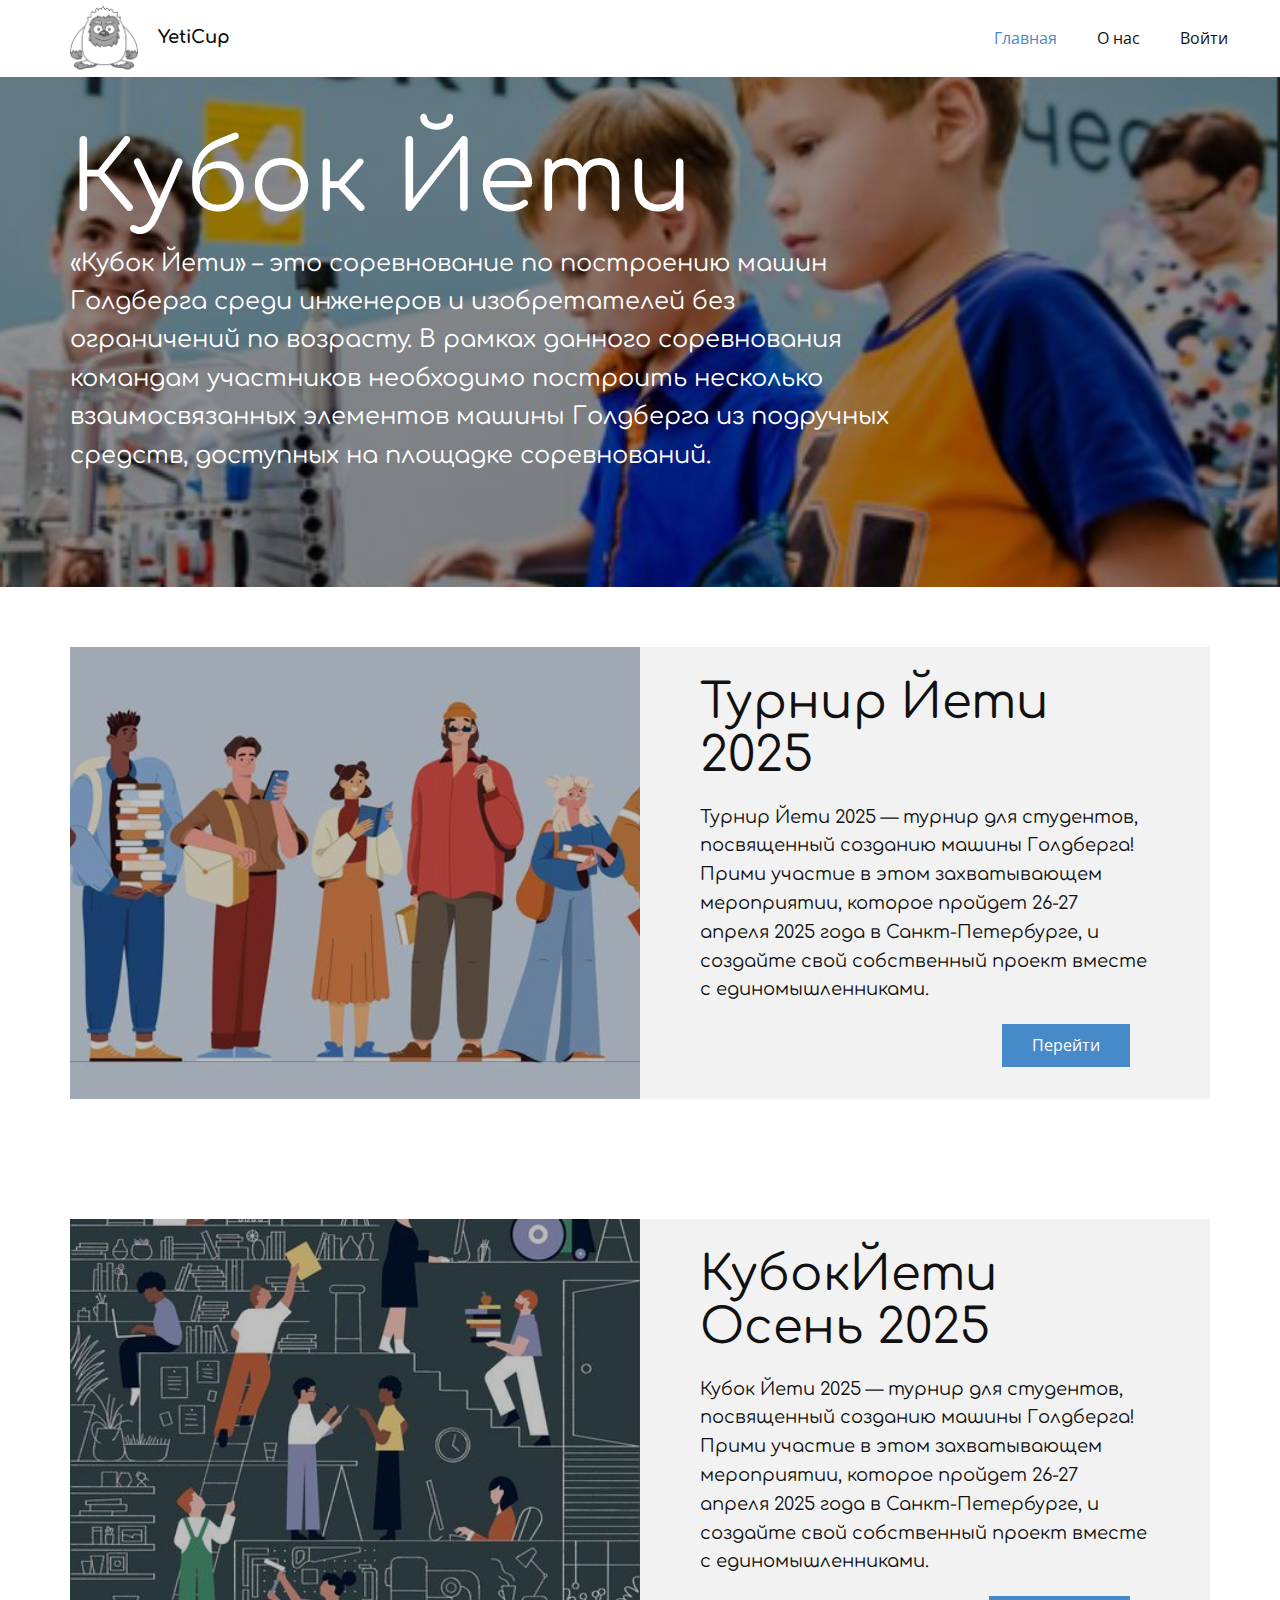
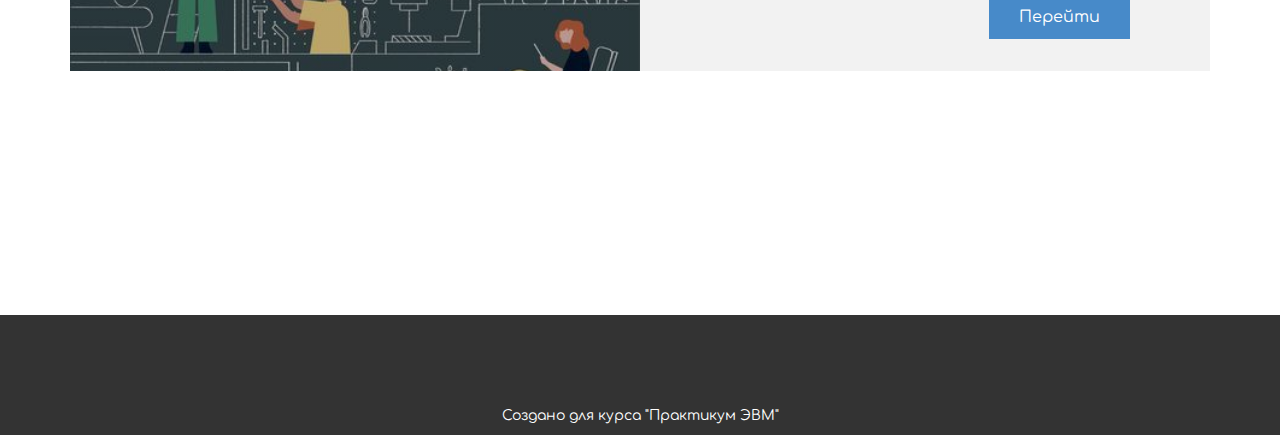
<file: yeti cup/index.html>
<!DOCTYPE html>
<html style="font-size: 16px;" lang="ru"><head>
    <meta name="viewport" content="width=device-width, initial-scale=1.0">
    <meta charset="utf-8">
    <meta name="keywords" content="Кубок Йети">
    <meta name="description" content="">
    <title>Главная</title>
    <link rel="stylesheet" href="nicepage.css" media="screen">
<link rel="stylesheet" href="index.css" media="screen">
    <script class="u-script" type="text/javascript" src="jquery.js" defer=""></script>
    <script class="u-script" type="text/javascript" src="nicepage.js" defer=""></script>
    <meta name="generator" content="Nicepage 7.8.23, nicepage.com">

    <link id="u-theme-google-font" rel="stylesheet" href="https://fonts.googleapis.com/css?family=Roboto:100,100i,300,300i,400,400i,500,500i,700,700i,900,900i|Open+Sans:300,300i,400,400i,500,500i,600,600i,700,700i,800,800i">
    <link id="u-page-google-font" rel="stylesheet" href="https://fonts.googleapis.com/css?family=Comfortaa:300,400,500,600,700">
    <script type="application/ld+json">{
		"@context": "http://schema.org",
		"@type": "Organization",
		"name": "",
		"logo": "images/yeti-logo.png"
}</script>
    <meta name="theme-color" content="#478ac9">
    <meta property="og:title" content="Главная">
    <meta property="og:type" content="website">
  <meta data-intl-tel-input-cdn-path="intlTelInput/"></head>
  <body data-home-page="Главная.html" data-home-page-title="Главная" data-path-to-root="./" data-include-products="false" class="u-body u-xl-mode" data-lang="ru"><header class="u-clearfix u-header u-sticky u-sticky-593e u-valign-middle-lg u-valign-middle-md u-valign-middle-sm u-valign-middle-xs u-white" id="header" data-animation-name="" data-animation-duration="0" data-animation-delay="0" data-animation-direction=""><div class="u-clearfix u-sheet u-sheet-1">
        <div class="u-clearfix u-group-elements u-group-elements-1">
          <a href="#" class="u-image u-logo u-image-1" data-image-width="279" data-image-height="264">
            <img src="images/yeti-logo.png" class="u-logo-image u-logo-image-1">
          </a>
          <p class="u-custom-font u-text u-text-1">YetiCup</p>
        </div>
        <nav class="u-menu u-menu-one-level u-offcanvas u-menu-1" role="navigation" aria-label="Menu navigation">
          <div class="menu-collapse" style="font-size: 1rem; letter-spacing: 0px;">
            <a class="u-button-style u-custom-left-right-menu-spacing u-custom-padding-bottom u-custom-top-bottom-menu-spacing u-hamburger-link u-nav-link u-text-active-palette-1-base u-text-hover-palette-2-base" href="#" tabindex="-1" aria-label="Open menu" aria-controls="54ef">
              <svg class="u-svg-link" viewBox="0 0 24 24"><use xlink:href="#menu-hamburger"></use></svg>
              <svg class="u-svg-content" version="1.1" id="menu-hamburger" viewBox="0 0 16 16" x="0px" y="0px" xmlns:xlink="http://www.w3.org/1999/xlink" xmlns="http://www.w3.org/2000/svg"><g><rect y="1" width="16" height="2"></rect><rect y="7" width="16" height="2"></rect><rect y="13" width="16" height="2"></rect>
</g></svg>
            </a>
          </div>
          <div class="u-custom-menu u-nav-container">
            <ul role="menubar" class="u-nav u-unstyled u-nav-1"><li role="none" class="u-nav-item"><a role="menuitem" class="u-button-style u-nav-link u-text-active-palette-1-base u-text-hover-palette-2-base" href="index.html" style="padding: 10px 20px;">Главная</a>
</li><li role="none" class="u-nav-item"><a role="menuitem" class="u-button-style u-nav-link u-text-active-palette-1-base u-text-hover-palette-2-base" href="О-нас.html" style="padding: 10px 20px;">О нас</a>
</li><li role="none" class="u-nav-item"><a role="menuitem" class="u-button-style u-nav-link u-text-active-palette-1-base u-text-hover-palette-2-base" href="Вход.html" style="padding: 10px 20px;">Войти</a>
</li></ul>
          </div>
          <div class="u-custom-menu u-nav-container-collapse" id="54ef" role="region" aria-label="Menu panel">
            <div class="u-black u-container-style u-inner-container-layout u-opacity u-opacity-95 u-sidenav">
              <div class="u-inner-container-layout u-sidenav-overflow">
                <div class="u-menu-close" tabindex="-1" aria-label="Close menu"></div>
                <ul class="u-align-center u-nav u-popupmenu-items u-unstyled u-nav-2" role="menubar"><li role="none" class="u-nav-item"><a role="menuitem" class="u-button-style u-nav-link" href="index.html">Главная</a>
</li><li role="none" class="u-nav-item"><a role="menuitem" class="u-button-style u-nav-link" href="О-нас.html">О нас</a>
</li><li role="none" class="u-nav-item"><a role="menuitem" class="u-button-style u-nav-link" href="Вход.html">Войти</a>
</li></ul>
              </div>
            </div>
            <div class="u-black u-menu-overlay u-opacity u-opacity-70"></div>
          </div>
        </nav>
      </div></header>
    <section class="u-align-left u-clearfix u-container-align-left u-image u-shading u-section-1" id="block-2">
      <div class="u-clearfix u-sheet u-valign-middle-lg u-valign-middle-md u-valign-middle-sm u-valign-middle-xs u-sheet-1">
        <h1 class="u-align-left u-custom-font u-text u-text-default u-title u-text-1">Кубок Йети</h1>
        <p class="u-align-left u-custom-font u-large-text u-text u-text-variant u-text-2"> «Кубок Йети» –
это соревнование по построению машин Голдберга среди инженеров и изобретателей
без ограничений по возрасту. В рамках данного соревнования командам участников
необходимо построить несколько взаимосвязанных элементов машины Голдберга из
подручных средств, доступных на площадке соревнований.</p>
      </div>
    </section>
    <section class="u-clearfix u-container-align-center u-section-2" id="block-3">
      <div class="u-clearfix u-sheet u-valign-middle u-sheet-1">
        <div class="data-layout-selected u-clearfix u-expanded-width u-gutter-0 u-layout-wrap u-layout-wrap-1">
          <div class="u-layout" style="">
            <div class="u-layout-row" style="">
              <div class="u-align-left u-container-align-left u-container-style u-image u-layout-cell u-left-cell u-shading u-size-30 u-size-xs-60 u-image-1" src="" data-image-width="736" data-image-height="368">
                <div class="u-container-layout u-valign-middle-lg u-valign-middle-md u-valign-middle-sm u-valign-middle-xs u-container-layout-1" src=""></div>
              </div>
              <div class="u-align-left u-container-align-left u-container-style u-grey-5 u-layout-cell u-right-cell u-size-30 u-size-xs-60 u-layout-cell-2">
                <div class="u-container-layout u-valign-middle-lg u-valign-middle-md u-valign-middle-sm u-valign-middle-xs u-container-layout-2">
                  <h2 class="u-align-left u-custom-font u-text u-text-default u-text-1">Турнир Йети 2025 </h2>
                  <p class="u-align-left u-custom-font u-text u-text-2"> Турнир Йети 2025&nbsp;— турнир для студентов, посвященный созданию машины Голдберга! Прими участие в этом захватывающем мероприятии, которое пройдет 26-27 апреля 2025 года в Санкт-Петербурге, и создайте свой собственный проект вместе с единомышленниками.</p>
                  <a href="Страница-1.html" data-page-id="77312530" class="u-align-left u-btn u-button-style u-palette-1-base u-btn-1" title="Страница мероприятия">Перейти </a>
                </div>
              </div>
            </div>
          </div>
        </div>
      </div>
    </section>
    <section class="u-clearfix u-container-align-center u-section-3" id="sec-17cb">
      <div class="u-clearfix u-sheet u-valign-middle u-sheet-1">
        <div class="data-layout-selected u-clearfix u-expanded-width u-gutter-0 u-layout-wrap u-layout-wrap-1">
          <div class="u-layout" style="">
            <div class="u-layout-row" style="">
              <div class="u-align-left u-container-align-left u-container-style u-image u-layout-cell u-left-cell u-shading u-size-30 u-size-xs-60 u-image-1" src="" data-image-width="473" data-image-height="590">
                <div class="u-container-layout u-valign-middle-lg u-valign-middle-md u-valign-middle-sm u-valign-middle-xs u-container-layout-1" src=""></div>
              </div>
              <div class="u-align-left u-container-align-left u-container-style u-grey-5 u-layout-cell u-right-cell u-size-30 u-size-xs-60 u-layout-cell-2">
                <div class="u-container-layout u-valign-middle-lg u-valign-middle-md u-valign-middle-sm u-valign-middle-xs u-container-layout-2">
                  <h2 class="u-align-left u-custom-font u-text u-text-default u-text-1">КубокЙети Осень 2025 </h2>
                  <p class="u-align-left u-custom-font u-text u-text-2"> Кубок Йети 2025&nbsp;— турнир для студентов, посвященный созданию машины Голдберга! Прими участие в этом захватывающем мероприятии, которое пройдет 26-27 апреля 2025 года в Санкт-Петербурге, и создайте свой собственный проект вместе с единомышленниками.</p>
                  <a href="Страница-2.html" data-page-id="26077951" class="u-align-left u-btn u-button-style u-custom-font u-palette-1-base u-btn-1" title="Страница мероприятия">Перейти</a>
                </div>
              </div>
            </div>
          </div>
        </div>
      </div>
    </section>
    <section class="u-clearfix u-section-4" id="block-1">
      <div class="u-clearfix u-sheet u-sheet-1"></div>
    </section>
    
    
    
    
    <footer class="u-align-center u-clearfix u-container-align-center u-footer u-grey-80 u-footer" id="footer"><div class="u-clearfix u-sheet u-valign-middle-lg u-valign-middle-md u-valign-middle-sm u-valign-middle-xs u-sheet-1">
        <p class="u-custom-font u-small-text u-text u-text-variant u-text-1">Создано для курса "Практикум ЭВМ"</p>
      </div></footer>
</body></html>
</file>
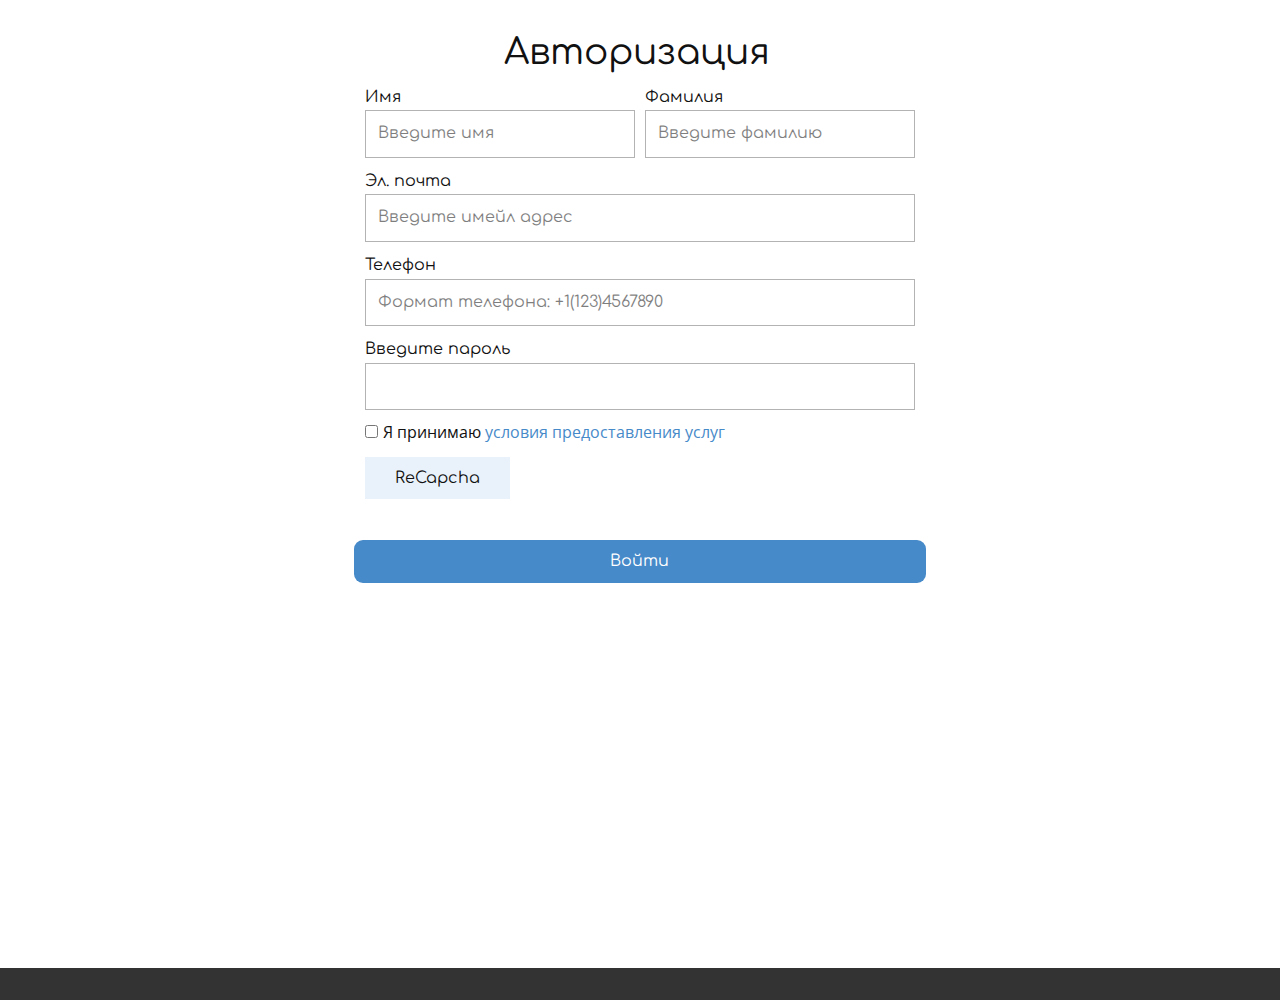
<file: yeti cup/Вход.html>
<!DOCTYPE html>
<html style="font-size: 16px;" lang="ru"><head>
    <meta name="viewport" content="width=device-width, initial-scale=1.0">
    <meta charset="utf-8">
    <meta name="keywords" content="Авторизация">
    <meta name="description" content="">
    <title>Вход</title>
    <link rel="stylesheet" href="nicepage.css" media="screen">
<link rel="stylesheet" href="Вход.css" media="screen">
    <script class="u-script" type="text/javascript" src="jquery.js" defer=""></script>
    <script class="u-script" type="text/javascript" src="nicepage.js" defer=""></script>
    <meta name="generator" content="Nicepage 7.8.23, nicepage.com">
    <meta name="referrer" content="origin">
    
    
    
    
    <link id="u-theme-google-font" rel="stylesheet" href="https://fonts.googleapis.com/css?family=Roboto:100,100i,300,300i,400,400i,500,500i,700,700i,900,900i|Open+Sans:300,300i,400,400i,500,500i,600,600i,700,700i,800,800i">
    <link id="u-page-google-font" rel="stylesheet" href="https://fonts.googleapis.com/css?family=Comfortaa:300,400,500,600,700">
    <script type="application/ld+json">{
		"@context": "http://schema.org",
		"@type": "Organization",
		"name": ""
}</script>
    <meta name="theme-color" content="#478ac9">
    <meta property="og:title" content="Вход">
    <meta property="og:type" content="website">
  <meta data-intl-tel-input-cdn-path="intlTelInput/"></head>
  <body data-path-to-root="./" data-include-products="false" class="u-body u-xl-mode" data-lang="ru">
    <section class="u-clearfix u-section-1" id="block-3">
      <div class="u-clearfix u-sheet u-valign-middle-lg u-valign-middle-md u-valign-middle-sm u-valign-middle-xs u-sheet-1">
        <h2 class="u-custom-font u-subtitle u-text u-text-1">Авторизация</h2>
        <div class="u-form u-form-1">
          <form action="https://forms.nicepagesrv.com/v2/form/process" class="u-clearfix u-form-spacing-10 u-form-vertical u-inner-form" source="email" name="form" style="padding: 10px;">
            <div class="u-form-group u-form-name u-form-partition-factor-2 u-form-group-1">
              <label for="first-name-fb86" class="u-custom-font u-label u-label-1">Имя</label>
              <input type="text" placeholder="Введите имя" id="first-name-fb86" name="name-1" class="u-custom-font u-input u-input-rectangle u-input-1" required="">
            </div>
            <div class="u-form-group u-form-name u-form-partition-factor-2 u-form-group-2">
              <label for="last-name-fb86" class="u-custom-font u-label u-label-2">Фамилия</label>
              <input type="text" placeholder="Введите фамилию" id="last-name-fb86" name="name-2" class="u-custom-font u-input u-input-rectangle u-input-2" required="">
            </div>
            <div class="u-form-email u-form-group u-form-group-3">
              <label for="email-dcd1" class="u-custom-font u-label u-label-3">Эл. почта</label>
              <input type="email" placeholder="Введите имейл адрес" id="email-dcd1" name="email" class="u-custom-font u-input u-input-rectangle u-input-3" required="">
            </div>
            <div class="u-form-group u-form-phone u-form-group-4">
              <label for="phone-2276" class="u-custom-font u-label u-label-4">Телефон</label>
              <input type="tel" pattern="\+?\d{0,3}[\s\(\-]?([0-9]{2,3})[\s\)\-]?([\s\-]?)([0-9]{3})[\s\-]?([0-9]{2})[\s\-]?([0-9]{2})" placeholder="Формат телефона: +1(123)4567890" id="phone-2276" name="phone" class="u-custom-font u-input u-input-rectangle u-input-4" required="">
            </div>
            <div class="u-form-group u-form-group-5">
              <label for="text-bb31" class="u-custom-font u-label u-label-5">Введите пароль</label>
              <input type="text" placeholder="" id="text-bb31" name="text" class="u-custom-font u-input u-input-rectangle u-input-5">
            </div>
            <div class="u-form-agree u-form-group u-form-group-6">
              <label class="u-block-504f-27 u-custom-font u-field-label" style="font-family: Comfortaa"></label>
              <input type="checkbox" id="agree-5580" name="agree" class="u-agree-checkbox u-field-input" required="">
              <label for="agree-5580" class="u-agree-label u-field-label">Я принимаю <a class="u-active-none u-border-none u-btn u-button-link u-button-style u-hover-none u-none u-text-palette-1-base u-btn-1" href="#">условия предоставления услуг</a>
              </label>
            </div>
            <div class="u-align-left u-form-group u-form-submit">
              <a href="#" class="u-border-none u-btn u-btn-submit u-button-style u-custom-font u-palette-1-light-3 u-btn-2">ReCapcha</a>
              <input type="submit" value="submit" class="u-form-control-hidden">
            </div>
            <div class="u-form-send-message u-form-send-success"> Вход выполнен. </div>
            <div class="u-form-send-error u-form-send-message"> Вход не удался. Пожалуйста, исправьте ошибки и попробуйте еще раз. </div>
            <input type="hidden" value="" name="recaptchaResponse">
            <input type="hidden" name="formServices" value="8c225efc-036e-5382-84c9-4bb2845d9154">
          </form>
        </div>
        <a href="Личный-кабинет.html" data-page-id="41497172" class="u-btn u-btn-round u-button-style u-custom-font u-radius u-btn-3" title="Главная">Войти </a>
      </div>
    </section>
    
    
    
    
    
    <section class="u-backlink u-clearfix u-grey-80"></section>
  
</body></html>
</file>
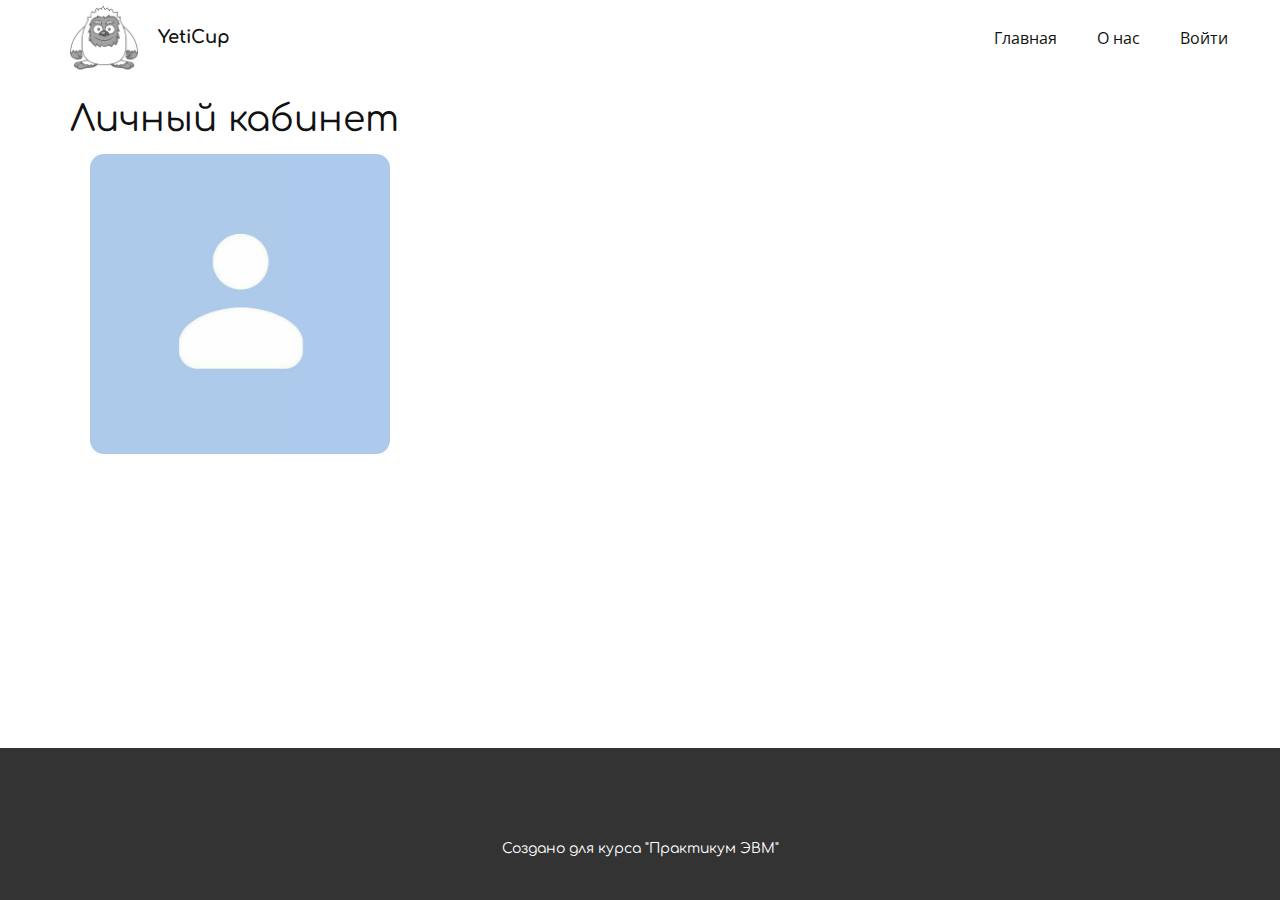
<file: yeti cup/Личный-кабинет.html>
<!DOCTYPE html>
<html style="font-size: 16px;" lang="ru"><head>
    <meta name="viewport" content="width=device-width, initial-scale=1.0">
    <meta charset="utf-8">
    <meta name="keywords" content="">
    <meta name="description" content="">
    <title>Личный кабинет</title>
    <link rel="stylesheet" href="nicepage.css" media="screen">
<link rel="stylesheet" href="Личный-кабинет.css" media="screen">
    <script class="u-script" type="text/javascript" src="jquery.js" defer=""></script>
    <script class="u-script" type="text/javascript" src="nicepage.js" defer=""></script>
    <meta name="generator" content="Nicepage 7.8.23, nicepage.com">
    
    
    
    
    <link id="u-theme-google-font" rel="stylesheet" href="https://fonts.googleapis.com/css?family=Roboto:100,100i,300,300i,400,400i,500,500i,700,700i,900,900i|Open+Sans:300,300i,400,400i,500,500i,600,600i,700,700i,800,800i">
    <link id="u-page-google-font" rel="stylesheet" href="https://fonts.googleapis.com/css?family=Comfortaa:300,400,500,600,700">
    <script type="application/ld+json">{
		"@context": "http://schema.org",
		"@type": "Organization",
		"name": "",
		"logo": "images/yeti-logo.png"
}</script>
    <meta name="theme-color" content="#478ac9">
    <meta property="og:title" content="Личный кабинет">
    <meta property="og:type" content="website">
  <meta data-intl-tel-input-cdn-path="intlTelInput/"></head>
  <body data-path-to-root="./" data-include-products="false" class="u-body u-stick-footer u-xl-mode" data-lang="ru"><header class="u-clearfix u-header u-sticky u-sticky-593e u-valign-middle-lg u-valign-middle-md u-valign-middle-sm u-valign-middle-xs u-white" id="header" data-animation-name="" data-animation-duration="0" data-animation-delay="0" data-animation-direction=""><div class="u-clearfix u-sheet u-sheet-1">
        <div class="u-clearfix u-group-elements u-group-elements-1">
          <a href="#" class="u-image u-logo u-image-1" data-image-width="279" data-image-height="264">
            <img src="images/yeti-logo.png" class="u-logo-image u-logo-image-1">
          </a>
          <p class="u-custom-font u-text u-text-1">YetiCup</p>
        </div>
        <nav class="u-menu u-menu-one-level u-offcanvas u-menu-1" role="navigation" aria-label="Menu navigation">
          <div class="menu-collapse" style="font-size: 1rem; letter-spacing: 0px;">
            <a class="u-button-style u-custom-left-right-menu-spacing u-custom-padding-bottom u-custom-top-bottom-menu-spacing u-hamburger-link u-nav-link u-text-active-palette-1-base u-text-hover-palette-2-base" href="#" tabindex="-1" aria-label="Open menu" aria-controls="54ef">
              <svg class="u-svg-link" viewBox="0 0 24 24"><use xlink:href="#menu-hamburger"></use></svg>
              <svg class="u-svg-content" version="1.1" id="menu-hamburger" viewBox="0 0 16 16" x="0px" y="0px" xmlns:xlink="http://www.w3.org/1999/xlink" xmlns="http://www.w3.org/2000/svg"><g><rect y="1" width="16" height="2"></rect><rect y="7" width="16" height="2"></rect><rect y="13" width="16" height="2"></rect>
</g></svg>
            </a>
          </div>
          <div class="u-custom-menu u-nav-container">
            <ul role="menubar" class="u-nav u-unstyled u-nav-1"><li role="none" class="u-nav-item"><a role="menuitem" class="u-button-style u-nav-link u-text-active-palette-1-base u-text-hover-palette-2-base" href="index.html" style="padding: 10px 20px;">Главная</a>
</li><li role="none" class="u-nav-item"><a role="menuitem" class="u-button-style u-nav-link u-text-active-palette-1-base u-text-hover-palette-2-base" href="О-нас.html" style="padding: 10px 20px;">О нас</a>
</li><li role="none" class="u-nav-item"><a role="menuitem" class="u-button-style u-nav-link u-text-active-palette-1-base u-text-hover-palette-2-base" href="Вход.html" style="padding: 10px 20px;">Войти</a>
</li></ul>
          </div>
          <div class="u-custom-menu u-nav-container-collapse" id="54ef" role="region" aria-label="Menu panel">
            <div class="u-black u-container-style u-inner-container-layout u-opacity u-opacity-95 u-sidenav">
              <div class="u-inner-container-layout u-sidenav-overflow">
                <div class="u-menu-close" tabindex="-1" aria-label="Close menu"></div>
                <ul class="u-align-center u-nav u-popupmenu-items u-unstyled u-nav-2" role="menubar"><li role="none" class="u-nav-item"><a role="menuitem" class="u-button-style u-nav-link" href="index.html">Главная</a>
</li><li role="none" class="u-nav-item"><a role="menuitem" class="u-button-style u-nav-link" href="О-нас.html">О нас</a>
</li><li role="none" class="u-nav-item"><a role="menuitem" class="u-button-style u-nav-link" href="Вход.html">Войти</a>
</li></ul>
              </div>
            </div>
            <div class="u-black u-menu-overlay u-opacity u-opacity-70"></div>
          </div>
        </nav>
      </div></header>
    <section class="u-clearfix u-section-1" id="block-4">
      <div class="u-clearfix u-sheet u-valign-middle-lg u-valign-middle-md u-valign-middle-sm u-valign-middle-xs u-sheet-1">
        <h3 class="u-custom-font u-text u-text-default u-text-1">Личный кабинет</h3>
        <img class="u-image u-image-round u-preserve-proportions u-radius u-image-1" src="images/user_icon.jpg" alt="" data-image-width="720" data-image-height="720">
        <div class="fr-view u-clearfix u-rich-text u-text u-text-2"></div>
      </div>
    </section>
    
    
    
    
    <footer class="u-align-center u-clearfix u-container-align-center u-footer u-grey-80 u-footer" id="footer"><div class="u-clearfix u-sheet u-valign-middle-lg u-valign-middle-md u-valign-middle-sm u-valign-middle-xs u-sheet-1">
        <p class="u-custom-font u-small-text u-text u-text-variant u-text-1">Создано для курса "Практикум ЭВМ"</p>
      </div></footer>
    <section class="u-backlink u-clearfix u-grey-80"></section>
  
</body></html>
</file>
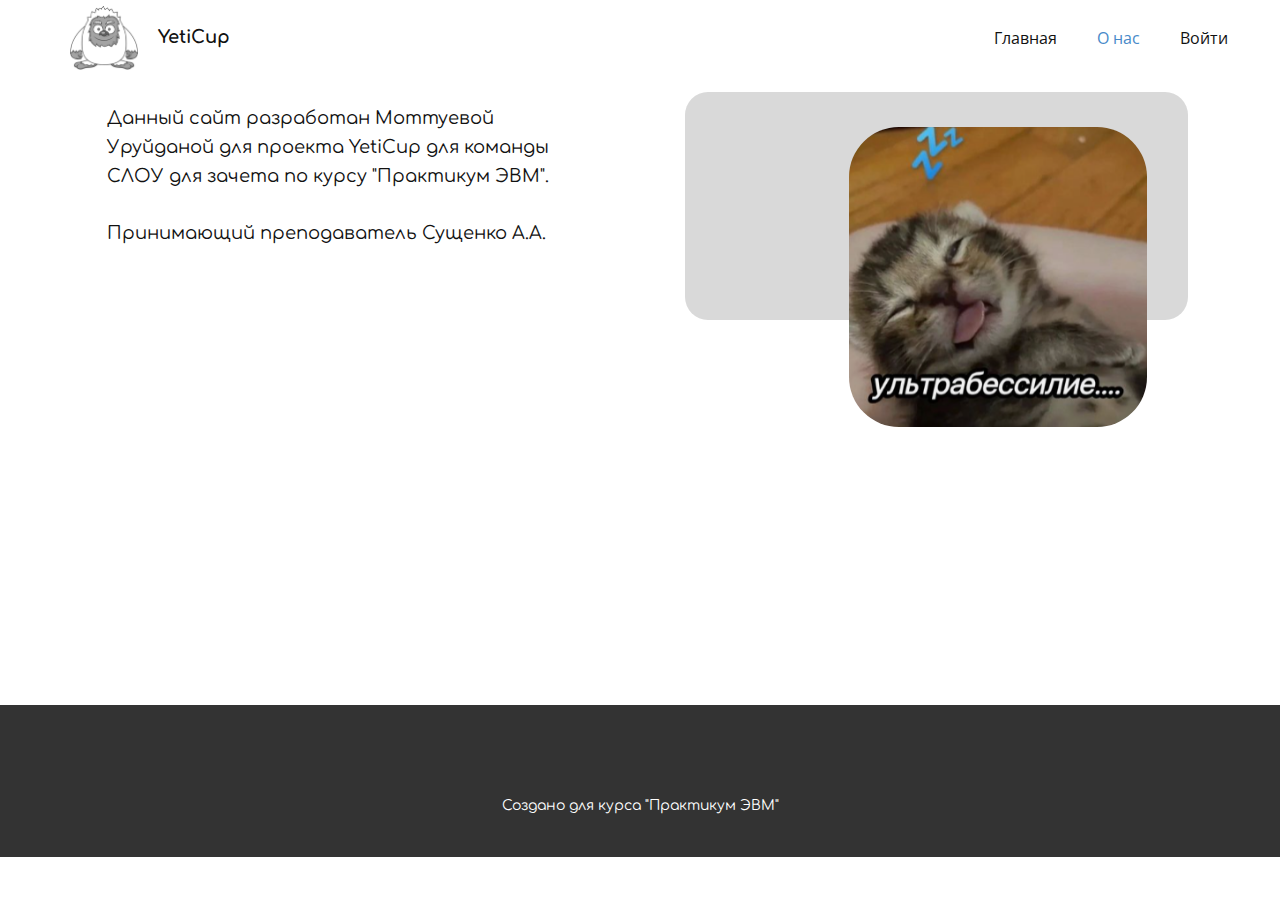
<file: yeti cup/О-нас.html>
<!DOCTYPE html>
<html style="font-size: 16px;" lang="ru"><head>
    <meta name="viewport" content="width=device-width, initial-scale=1.0">
    <meta charset="utf-8">
    <meta name="keywords" content="">
    <meta name="description" content="">
    <title>О нас</title>
    <link rel="stylesheet" href="nicepage.css" media="screen">
<link rel="stylesheet" href="О-нас.css" media="screen">
    <script class="u-script" type="text/javascript" src="jquery.js" defer=""></script>
    <script class="u-script" type="text/javascript" src="nicepage.js" defer=""></script>
    <meta name="generator" content="Nicepage 7.8.23, nicepage.com">
    
    
    
    
    <link id="u-theme-google-font" rel="stylesheet" href="https://fonts.googleapis.com/css?family=Roboto:100,100i,300,300i,400,400i,500,500i,700,700i,900,900i|Open+Sans:300,300i,400,400i,500,500i,600,600i,700,700i,800,800i">
    <link id="u-page-google-font" rel="stylesheet" href="https://fonts.googleapis.com/css?family=Comfortaa:300,400,500,600,700">
    <script type="application/ld+json">{
		"@context": "http://schema.org",
		"@type": "Organization",
		"name": "",
		"logo": "images/yeti-logo.png"
}</script>
    <meta name="theme-color" content="#478ac9">
    <meta property="og:title" content="О нас">
    <meta property="og:type" content="website">
  <meta data-intl-tel-input-cdn-path="intlTelInput/"></head>
  <body data-path-to-root="./" data-include-products="false" class="u-body u-overlap u-xl-mode" data-lang="ru"><header class="u-clearfix u-header u-sticky u-sticky-593e u-valign-middle-lg u-valign-middle-md u-valign-middle-sm u-valign-middle-xs u-white" id="header" data-animation-name="" data-animation-duration="0" data-animation-delay="0" data-animation-direction=""><div class="u-clearfix u-sheet u-sheet-1">
        <div class="u-clearfix u-group-elements u-group-elements-1">
          <a href="#" class="u-image u-logo u-image-1" data-image-width="279" data-image-height="264">
            <img src="images/yeti-logo.png" class="u-logo-image u-logo-image-1">
          </a>
          <p class="u-custom-font u-text u-text-1">YetiCup</p>
        </div>
        <nav class="u-menu u-menu-one-level u-offcanvas u-menu-1" role="navigation" aria-label="Menu navigation">
          <div class="menu-collapse" style="font-size: 1rem; letter-spacing: 0px;">
            <a class="u-button-style u-custom-left-right-menu-spacing u-custom-padding-bottom u-custom-top-bottom-menu-spacing u-hamburger-link u-nav-link u-text-active-palette-1-base u-text-hover-palette-2-base" href="#" tabindex="-1" aria-label="Open menu" aria-controls="54ef">
              <svg class="u-svg-link" viewBox="0 0 24 24"><use xlink:href="#menu-hamburger"></use></svg>
              <svg class="u-svg-content" version="1.1" id="menu-hamburger" viewBox="0 0 16 16" x="0px" y="0px" xmlns:xlink="http://www.w3.org/1999/xlink" xmlns="http://www.w3.org/2000/svg"><g><rect y="1" width="16" height="2"></rect><rect y="7" width="16" height="2"></rect><rect y="13" width="16" height="2"></rect>
</g></svg>
            </a>
          </div>
          <div class="u-custom-menu u-nav-container">
            <ul role="menubar" class="u-nav u-unstyled u-nav-1"><li role="none" class="u-nav-item"><a role="menuitem" class="u-button-style u-nav-link u-text-active-palette-1-base u-text-hover-palette-2-base" href="index.html" style="padding: 10px 20px;">Главная</a>
</li><li role="none" class="u-nav-item"><a role="menuitem" class="u-button-style u-nav-link u-text-active-palette-1-base u-text-hover-palette-2-base" href="О-нас.html" style="padding: 10px 20px;">О нас</a>
</li><li role="none" class="u-nav-item"><a role="menuitem" class="u-button-style u-nav-link u-text-active-palette-1-base u-text-hover-palette-2-base" href="Вход.html" style="padding: 10px 20px;">Войти</a>
</li></ul>
          </div>
          <div class="u-custom-menu u-nav-container-collapse" id="54ef" role="region" aria-label="Menu panel">
            <div class="u-black u-container-style u-inner-container-layout u-opacity u-opacity-95 u-sidenav">
              <div class="u-inner-container-layout u-sidenav-overflow">
                <div class="u-menu-close" tabindex="-1" aria-label="Close menu"></div>
                <ul class="u-align-center u-nav u-popupmenu-items u-unstyled u-nav-2" role="menubar"><li role="none" class="u-nav-item"><a role="menuitem" class="u-button-style u-nav-link" href="index.html">Главная</a>
</li><li role="none" class="u-nav-item"><a role="menuitem" class="u-button-style u-nav-link" href="О-нас.html">О нас</a>
</li><li role="none" class="u-nav-item"><a role="menuitem" class="u-button-style u-nav-link" href="Вход.html">Войти</a>
</li></ul>
              </div>
            </div>
            <div class="u-black u-menu-overlay u-opacity u-opacity-70"></div>
          </div>
        </nav>
      </div></header>
    <section class="u-clearfix u-section-1" id="block-1">
      <div class="u-clearfix u-sheet u-sheet-1">
        <div class="u-grey-15 u-radius u-shape u-shape-round u-shape-1"></div>
        <img class="u-image u-image-round u-radius u-image-1" src="images/2025-05-16183534.png" alt="" data-image-width="338" data-image-height="340">
        <p class="u-custom-font u-text u-text-1">Данный сайт разработан Моттуевой Уруйданой для проекта YetiCup для команды СЛОУ​ для зачета по курсу "Практикум ЭВМ".&nbsp;<br>
          <br>Принимающий преподаватель Сущенко А.А.
        </p>
      </div>
    </section>
    
    
    
    
    <footer class="u-align-center u-clearfix u-container-align-center u-footer u-grey-80 u-footer" id="footer"><div class="u-clearfix u-sheet u-valign-middle-lg u-valign-middle-md u-valign-middle-sm u-valign-middle-xs u-sheet-1">
        <p class="u-custom-font u-small-text u-text u-text-variant u-text-1">Создано для курса "Практикум ЭВМ"</p>
      </div></footer>
    <section class="u-backlink u-clearfix u-grey-80"></section>
  
</body></html>
</file>
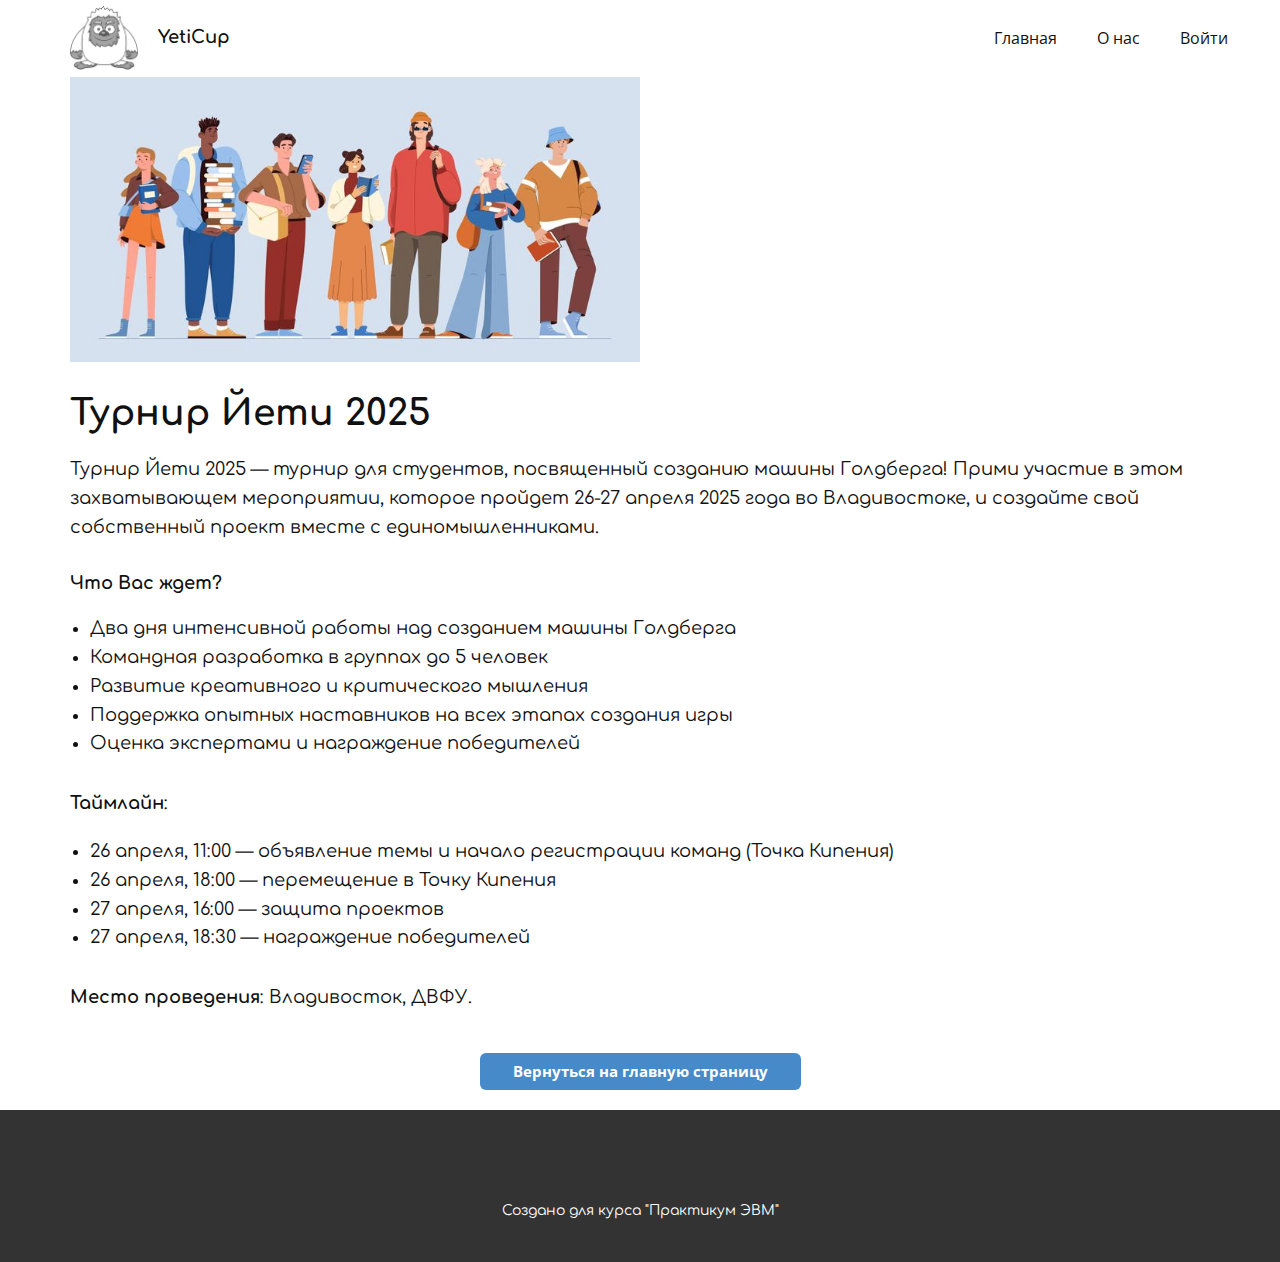
<file: yeti cup/Страница-1.html>
<!DOCTYPE html>
<html style="font-size: 16px;" lang="ru"><head>
    <meta name="viewport" content="width=device-width, initial-scale=1.0">
    <meta charset="utf-8">
    <meta name="keywords" content="">
    <meta name="description" content="">
    <title>Страница 1</title>
    <link rel="stylesheet" href="nicepage.css" media="screen">
<link rel="stylesheet" href="Страница-1.css" media="screen">
    <script class="u-script" type="text/javascript" src="jquery.js" defer=""></script>
    <script class="u-script" type="text/javascript" src="nicepage.js" defer=""></script>
    <meta name="generator" content="Nicepage 7.8.23, nicepage.com">
    
    
    
    
    <link id="u-theme-google-font" rel="stylesheet" href="https://fonts.googleapis.com/css?family=Roboto:100,100i,300,300i,400,400i,500,500i,700,700i,900,900i|Open+Sans:300,300i,400,400i,500,500i,600,600i,700,700i,800,800i">
    <link id="u-page-google-font" rel="stylesheet" href="https://fonts.googleapis.com/css?family=Comfortaa:300,400,500,600,700">
    <script type="application/ld+json">{
		"@context": "http://schema.org",
		"@type": "Organization",
		"name": "",
		"logo": "images/yeti-logo.png"
}</script>
    <meta name="theme-color" content="#478ac9">
    <meta property="og:title" content="Страница 1">
    <meta property="og:type" content="website">
  <meta data-intl-tel-input-cdn-path="intlTelInput/"></head>
  <body data-path-to-root="./" data-include-products="false" class="u-body u-xl-mode" data-lang="ru"><header class="u-clearfix u-header u-sticky u-sticky-593e u-valign-middle-lg u-valign-middle-md u-valign-middle-sm u-valign-middle-xs u-white" id="header" data-animation-name="" data-animation-duration="0" data-animation-delay="0" data-animation-direction=""><div class="u-clearfix u-sheet u-sheet-1">
        <div class="u-clearfix u-group-elements u-group-elements-1">
          <a href="#" class="u-image u-logo u-image-1" data-image-width="279" data-image-height="264">
            <img src="images/yeti-logo.png" class="u-logo-image u-logo-image-1">
          </a>
          <p class="u-custom-font u-text u-text-1">YetiCup</p>
        </div>
        <nav class="u-menu u-menu-one-level u-offcanvas u-menu-1" role="navigation" aria-label="Menu navigation">
          <div class="menu-collapse" style="font-size: 1rem; letter-spacing: 0px;">
            <a class="u-button-style u-custom-left-right-menu-spacing u-custom-padding-bottom u-custom-top-bottom-menu-spacing u-hamburger-link u-nav-link u-text-active-palette-1-base u-text-hover-palette-2-base" href="#" tabindex="-1" aria-label="Open menu" aria-controls="54ef">
              <svg class="u-svg-link" viewBox="0 0 24 24"><use xlink:href="#menu-hamburger"></use></svg>
              <svg class="u-svg-content" version="1.1" id="menu-hamburger" viewBox="0 0 16 16" x="0px" y="0px" xmlns:xlink="http://www.w3.org/1999/xlink" xmlns="http://www.w3.org/2000/svg"><g><rect y="1" width="16" height="2"></rect><rect y="7" width="16" height="2"></rect><rect y="13" width="16" height="2"></rect>
</g></svg>
            </a>
          </div>
          <div class="u-custom-menu u-nav-container">
            <ul role="menubar" class="u-nav u-unstyled u-nav-1"><li role="none" class="u-nav-item"><a role="menuitem" class="u-button-style u-nav-link u-text-active-palette-1-base u-text-hover-palette-2-base" href="index.html" style="padding: 10px 20px;">Главная</a>
</li><li role="none" class="u-nav-item"><a role="menuitem" class="u-button-style u-nav-link u-text-active-palette-1-base u-text-hover-palette-2-base" href="О-нас.html" style="padding: 10px 20px;">О нас</a>
</li><li role="none" class="u-nav-item"><a role="menuitem" class="u-button-style u-nav-link u-text-active-palette-1-base u-text-hover-palette-2-base" href="Вход.html" style="padding: 10px 20px;">Войти</a>
</li></ul>
          </div>
          <div class="u-custom-menu u-nav-container-collapse" id="54ef" role="region" aria-label="Menu panel">
            <div class="u-black u-container-style u-inner-container-layout u-opacity u-opacity-95 u-sidenav">
              <div class="u-inner-container-layout u-sidenav-overflow">
                <div class="u-menu-close" tabindex="-1" aria-label="Close menu"></div>
                <ul class="u-align-center u-nav u-popupmenu-items u-unstyled u-nav-2" role="menubar"><li role="none" class="u-nav-item"><a role="menuitem" class="u-button-style u-nav-link" href="index.html">Главная</a>
</li><li role="none" class="u-nav-item"><a role="menuitem" class="u-button-style u-nav-link" href="О-нас.html">О нас</a>
</li><li role="none" class="u-nav-item"><a role="menuitem" class="u-button-style u-nav-link" href="Вход.html">Войти</a>
</li></ul>
              </div>
            </div>
            <div class="u-black u-menu-overlay u-opacity u-opacity-70"></div>
          </div>
        </nav>
      </div></header>
    <section class="u-clearfix u-section-1" id="block-2">
      <div class="u-clearfix u-sheet u-valign-middle-lg u-valign-middle-md u-valign-middle-sm u-valign-middle-xs u-sheet-1">
        <img class="u-image u-image-default u-image-1" src="images/event1.jpg" alt="" data-image-width="736" data-image-height="368">
        <h3 class="u-custom-font u-text u-text-default u-text-1">Турнир Йети 2025 </h3>
        <p class="u-custom-font u-text u-text-default u-text-2"> Турнир Йети 2025&nbsp;— турнир для студентов, посвященный созданию машины Голдберга! Прими участие в этом захватывающем мероприятии, которое пройдет 26-27 апреля 2025 года во Владивостоке, и создайте свой собственный проект вместе с единомышленниками.</p>
        <h6 class="u-custom-font u-text u-text-3">Что Вас ждет? </h6>
        <ul class="u-custom-font u-text u-text-default u-text-4">
          <li> Два дня интенсивной работы над созданием машины Голдберга&nbsp;</li>
          <li>Командная разработка в группах до 5 человек</li>
          <li>Развитие креативного и критического мышления</li>
          <li>Поддержка опытных наставников на всех этапах создания игры</li>
          <li>Оценка экспертами и награждение победителей</li>
        </ul>
        <p class="u-custom-font u-text u-text-5"><span style="font-weight: 700;">Таймлайн</span>:
        </p>
        <ul class="u-custom-font u-text u-text-default u-text-6">
          <li> 26 апреля, 11:00 — объявление темы и начало регистрации команд (Точка Кипения)</li>
          <li>26 апреля, 18:00 — перемещение в Точку Кипения</li>
          <li>27 апреля, 16:00 — защита проектов</li>
          <li>27 апреля, 18:30 — награждение победителей</li>
        </ul>
        <p class="u-custom-font u-text u-text-default u-text-7"><span style="font-weight: 700;">Место проведения</span>: Владивосток, ДВФУ.
        </p>
        <a href="index.html" data-page-id="70785857" class="u-border-none u-btn u-btn-round u-button-style u-hover-palette-1-light-2 u-palette-1-base u-radius u-btn-1" title="Главная">Вернуться на главную страницу </a>
      </div>
    </section>
    
    
    
    
    <footer class="u-align-center u-clearfix u-container-align-center u-footer u-grey-80 u-footer" id="footer"><div class="u-clearfix u-sheet u-valign-middle-lg u-valign-middle-md u-valign-middle-sm u-valign-middle-xs u-sheet-1">
        <p class="u-custom-font u-small-text u-text u-text-variant u-text-1">Создано для курса "Практикум ЭВМ"</p>
      </div></footer>
    <section class="u-backlink u-clearfix u-grey-80"></section>
  
</body></html>
</file>
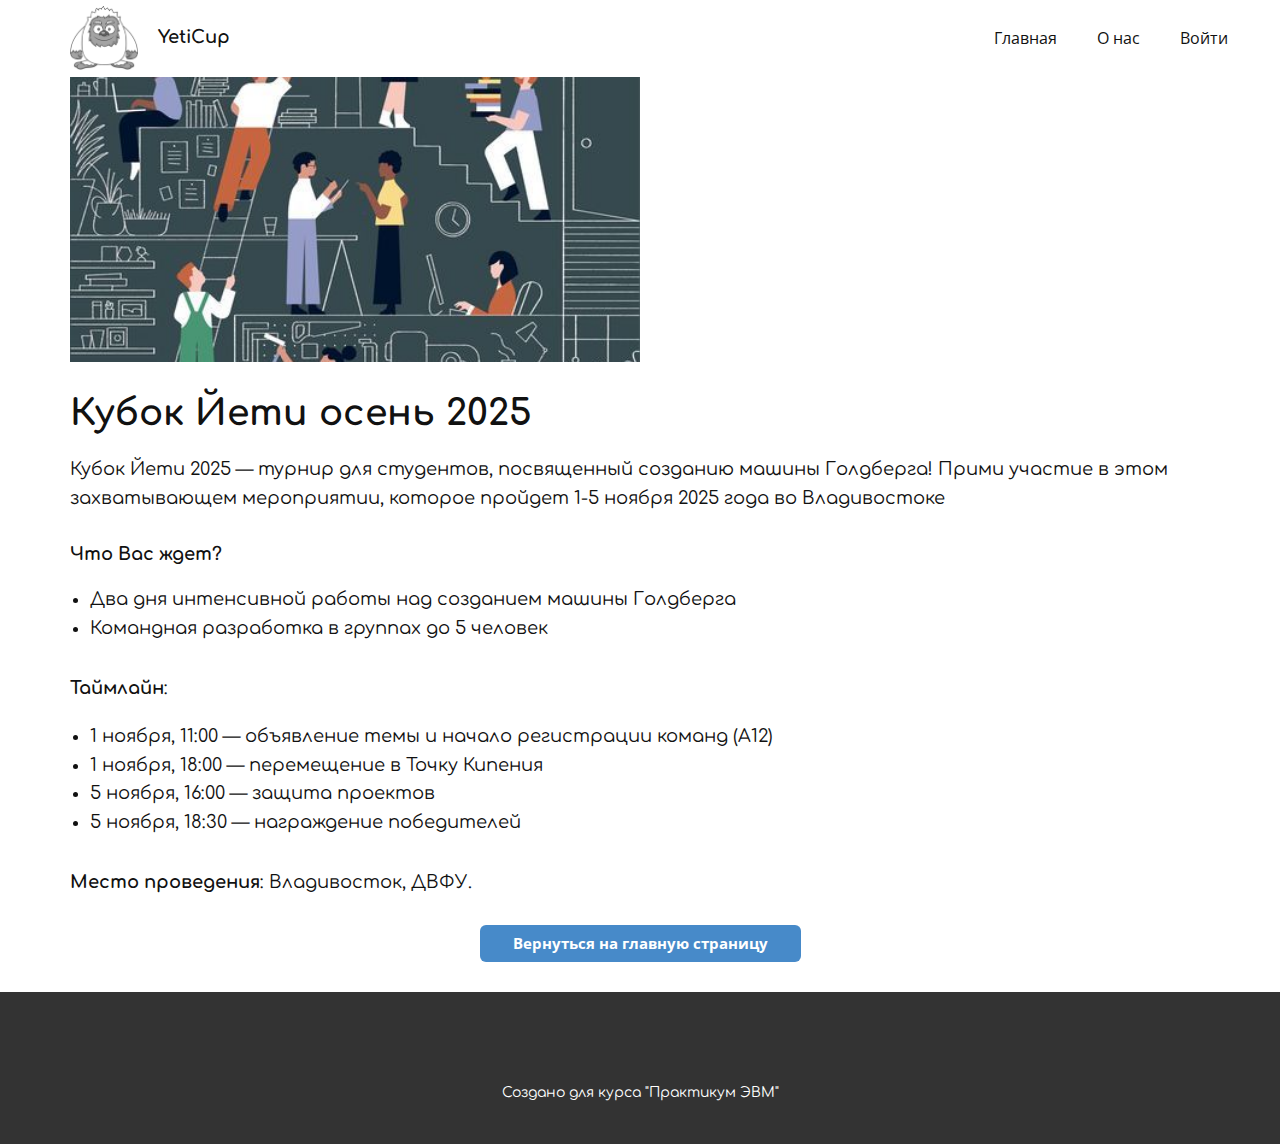
<file: yeti cup/Страница-2.html>
<!DOCTYPE html>
<html style="font-size: 16px;" lang="ru"><head>
    <meta name="viewport" content="width=device-width, initial-scale=1.0">
    <meta charset="utf-8">
    <meta name="keywords" content="">
    <meta name="description" content="">
    <title>Страница 2</title>
    <link rel="stylesheet" href="nicepage.css" media="screen">
<link rel="stylesheet" href="Страница-2.css" media="screen">
    <script class="u-script" type="text/javascript" src="jquery.js" defer=""></script>
    <script class="u-script" type="text/javascript" src="nicepage.js" defer=""></script>
    <meta name="generator" content="Nicepage 7.8.23, nicepage.com">
    
    
    
    
    <link id="u-theme-google-font" rel="stylesheet" href="https://fonts.googleapis.com/css?family=Roboto:100,100i,300,300i,400,400i,500,500i,700,700i,900,900i|Open+Sans:300,300i,400,400i,500,500i,600,600i,700,700i,800,800i">
    <link id="u-page-google-font" rel="stylesheet" href="https://fonts.googleapis.com/css?family=Comfortaa:300,400,500,600,700">
    <script type="application/ld+json">{
		"@context": "http://schema.org",
		"@type": "Organization",
		"name": "",
		"logo": "images/yeti-logo.png"
}</script>
    <meta name="theme-color" content="#478ac9">
    <meta property="og:title" content="Страница 2">
    <meta property="og:type" content="website">
  <meta data-intl-tel-input-cdn-path="intlTelInput/"></head>
  <body data-path-to-root="./" data-include-products="false" class="u-body u-xl-mode" data-lang="ru"><header class="u-clearfix u-header u-sticky u-sticky-593e u-valign-middle-lg u-valign-middle-md u-valign-middle-sm u-valign-middle-xs u-white" id="header" data-animation-name="" data-animation-duration="0" data-animation-delay="0" data-animation-direction=""><div class="u-clearfix u-sheet u-sheet-1">
        <div class="u-clearfix u-group-elements u-group-elements-1">
          <a href="#" class="u-image u-logo u-image-1" data-image-width="279" data-image-height="264">
            <img src="images/yeti-logo.png" class="u-logo-image u-logo-image-1">
          </a>
          <p class="u-custom-font u-text u-text-1">YetiCup</p>
        </div>
        <nav class="u-menu u-menu-one-level u-offcanvas u-menu-1" role="navigation" aria-label="Menu navigation">
          <div class="menu-collapse" style="font-size: 1rem; letter-spacing: 0px;">
            <a class="u-button-style u-custom-left-right-menu-spacing u-custom-padding-bottom u-custom-top-bottom-menu-spacing u-hamburger-link u-nav-link u-text-active-palette-1-base u-text-hover-palette-2-base" href="#" tabindex="-1" aria-label="Open menu" aria-controls="54ef">
              <svg class="u-svg-link" viewBox="0 0 24 24"><use xlink:href="#menu-hamburger"></use></svg>
              <svg class="u-svg-content" version="1.1" id="menu-hamburger" viewBox="0 0 16 16" x="0px" y="0px" xmlns:xlink="http://www.w3.org/1999/xlink" xmlns="http://www.w3.org/2000/svg"><g><rect y="1" width="16" height="2"></rect><rect y="7" width="16" height="2"></rect><rect y="13" width="16" height="2"></rect>
</g></svg>
            </a>
          </div>
          <div class="u-custom-menu u-nav-container">
            <ul role="menubar" class="u-nav u-unstyled u-nav-1"><li role="none" class="u-nav-item"><a role="menuitem" class="u-button-style u-nav-link u-text-active-palette-1-base u-text-hover-palette-2-base" href="index.html" style="padding: 10px 20px;">Главная</a>
</li><li role="none" class="u-nav-item"><a role="menuitem" class="u-button-style u-nav-link u-text-active-palette-1-base u-text-hover-palette-2-base" href="О-нас.html" style="padding: 10px 20px;">О нас</a>
</li><li role="none" class="u-nav-item"><a role="menuitem" class="u-button-style u-nav-link u-text-active-palette-1-base u-text-hover-palette-2-base" href="Вход.html" style="padding: 10px 20px;">Войти</a>
</li></ul>
          </div>
          <div class="u-custom-menu u-nav-container-collapse" id="54ef" role="region" aria-label="Menu panel">
            <div class="u-black u-container-style u-inner-container-layout u-opacity u-opacity-95 u-sidenav">
              <div class="u-inner-container-layout u-sidenav-overflow">
                <div class="u-menu-close" tabindex="-1" aria-label="Close menu"></div>
                <ul class="u-align-center u-nav u-popupmenu-items u-unstyled u-nav-2" role="menubar"><li role="none" class="u-nav-item"><a role="menuitem" class="u-button-style u-nav-link" href="index.html">Главная</a>
</li><li role="none" class="u-nav-item"><a role="menuitem" class="u-button-style u-nav-link" href="О-нас.html">О нас</a>
</li><li role="none" class="u-nav-item"><a role="menuitem" class="u-button-style u-nav-link" href="Вход.html">Войти</a>
</li></ul>
              </div>
            </div>
            <div class="u-black u-menu-overlay u-opacity u-opacity-70"></div>
          </div>
        </nav>
      </div></header>
    <section class="u-clearfix u-section-1" id="block-2">
      <div class="u-clearfix u-sheet u-valign-middle-lg u-valign-middle-md u-valign-middle-sm u-valign-middle-xs u-sheet-1">
        <img class="u-image u-image-default u-image-1" src="images/event2.jpg" alt="" data-image-width="473" data-image-height="590">
        <h3 class="u-custom-font u-text u-text-default u-text-1">Кубок Йети осень 2025 </h3>
        <p class="u-custom-font u-text u-text-default u-text-2"> Кубок Йети 2025&nbsp;— турнир для студентов, посвященный созданию машины Голдберга! Прими участие в этом захватывающем мероприятии, которое пройдет 1-5 ноября 2025 года во Владивостоке</p>
        <h6 class="u-custom-font u-text u-text-3">Что Вас ждет? </h6>
        <ul class="u-custom-font u-text u-text-default u-text-4">
          <li> Два дня интенсивной работы над созданием машины Голдберга&nbsp;</li>
          <li>Командная разработка в группах до 5 человек</li>
        </ul>
        <p class="u-custom-font u-text u-text-5"><span style="font-weight: 700;">Таймлайн</span>:
        </p>
        <ul class="u-custom-font u-text u-text-default u-text-6">
          <li> 1 ноября, 11:00 — объявление темы и начало регистрации команд (А12)</li>
          <li>1 ноября, 18:00 — перемещение в Точку Кипения</li>
          <li>5 ноября, 16:00 — защита проектов</li>
          <li>5 ноября, 18:30 — награждение победителей</li>
        </ul>
        <p class="u-custom-font u-text u-text-default u-text-7"><span style="font-weight: 700;">Место проведения</span>: Владивосток, ДВФУ.
        </p>
        <a href="index.html" data-page-id="70785857" class="u-border-none u-btn u-btn-round u-button-style u-hover-palette-1-light-2 u-palette-1-base u-radius u-btn-1" title="Главная">Вернуться на главную страницу </a>
      </div>
    </section>
    
    
    
    
    <footer class="u-align-center u-clearfix u-container-align-center u-footer u-grey-80 u-footer" id="footer"><div class="u-clearfix u-sheet u-valign-middle-lg u-valign-middle-md u-valign-middle-sm u-valign-middle-xs u-sheet-1">
        <p class="u-custom-font u-small-text u-text u-text-variant u-text-1">Создано для курса "Практикум ЭВМ"</p>
      </div></footer>
    <section class="u-backlink u-clearfix u-grey-80"></section>
  
</body></html>
</file>
